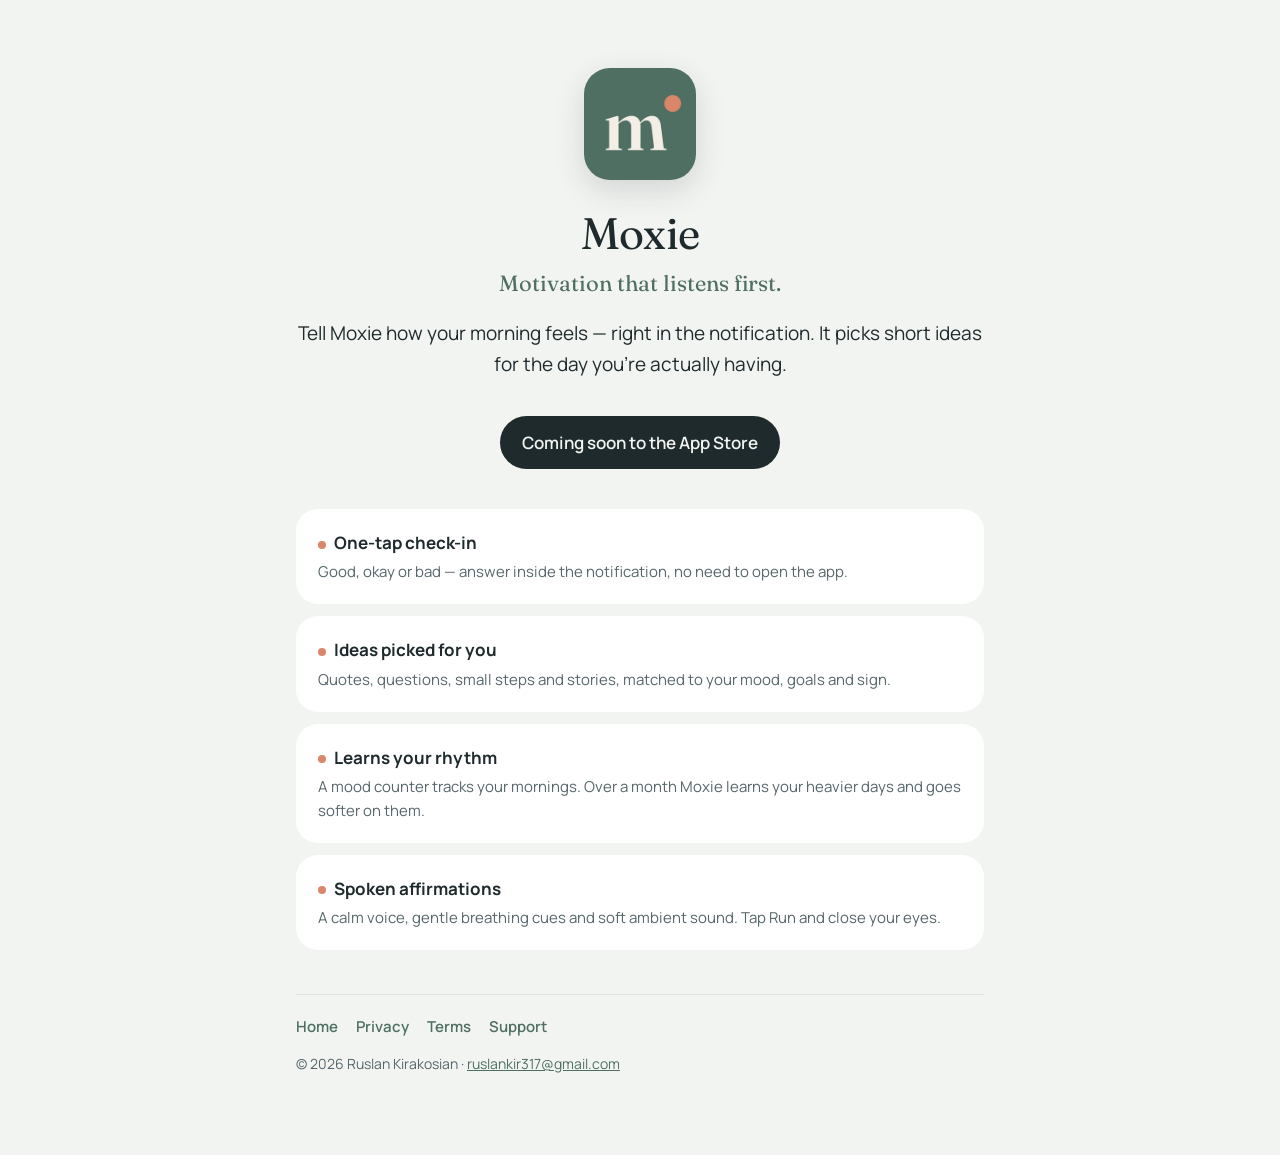
<file: index.html>
<!doctype html><html lang="en"><head><meta charset="utf-8"><meta name="viewport" content="width=device-width,initial-scale=1"><link rel="icon" href="favicon.png"><link rel="apple-touch-icon" href="apple-touch-icon.png"><link rel="preconnect" href="https://fonts.googleapis.com"><link rel="preconnect" href="https://fonts.gstatic.com" crossorigin><link href="https://fonts.googleapis.com/css2?family=Fraunces:opsz,wght@9..144,400;9..144,600&family=Manrope:wght@400;600;700&display=swap" rel="stylesheet"><link rel="stylesheet" href="style.css"><title>Moxie — Mood &amp; Motivation</title><meta name="description" content="Motivation that listens first. A one-tap morning mood check-in, then ideas matched to how you feel."></head><body><main>
<section class="hero">
<img src="icon.png" alt="Moxie app icon">
<h1>Moxie</h1>
<p class="tagline">Motivation that listens first.</p>
<p class="lead">Tell Moxie how your morning feels — right in the notification. It picks short ideas for the day you're actually having.</p>
<span class="badge">Coming soon to the App Store</span>
</section>
<section class="features">
<div class="card"><h3><span class="dot"></span>One-tap check-in</h3><p>Good, okay or bad — answer inside the notification, no need to open the app.</p></div>
<div class="card"><h3><span class="dot"></span>Ideas picked for you</h3><p>Quotes, questions, small steps and stories, matched to your mood, goals and sign.</p></div>
<div class="card"><h3><span class="dot"></span>Learns your rhythm</h3><p>A mood counter tracks your mornings. Over a month Moxie learns your heavier days and goes softer on them.</p></div>
<div class="card"><h3><span class="dot"></span>Spoken affirmations</h3><p>A calm voice, gentle breathing cues and soft ambient sound. Tap Run and close your eyes.</p></div>
</section>
<nav class="links"><a href="./">Home</a><a href="privacy.html">Privacy</a><a href="terms.html">Terms</a><a href="support.html">Support</a></nav><footer>© 2026 Ruslan Kirakosian · <a href="mailto:ruslankir317@gmail.com">ruslankir317@gmail.com</a></footer>
</main></body></html>
</file>
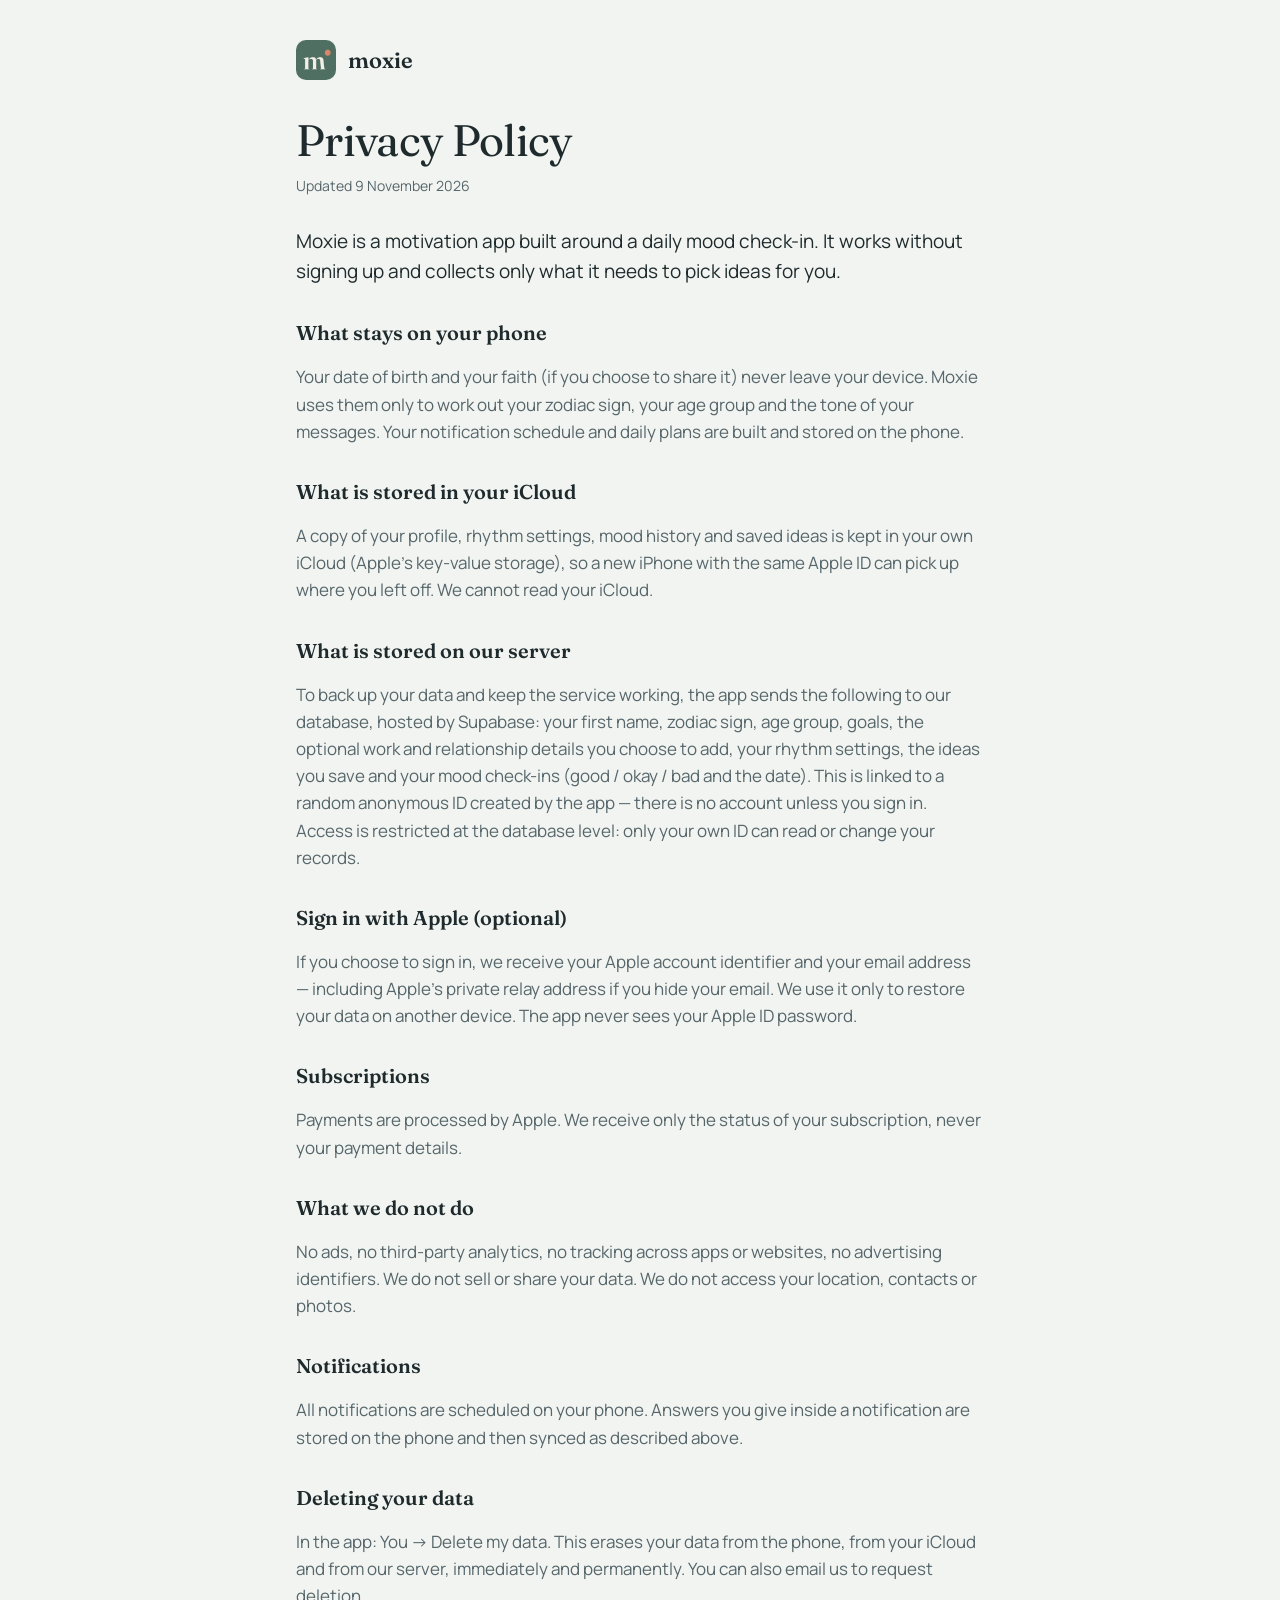
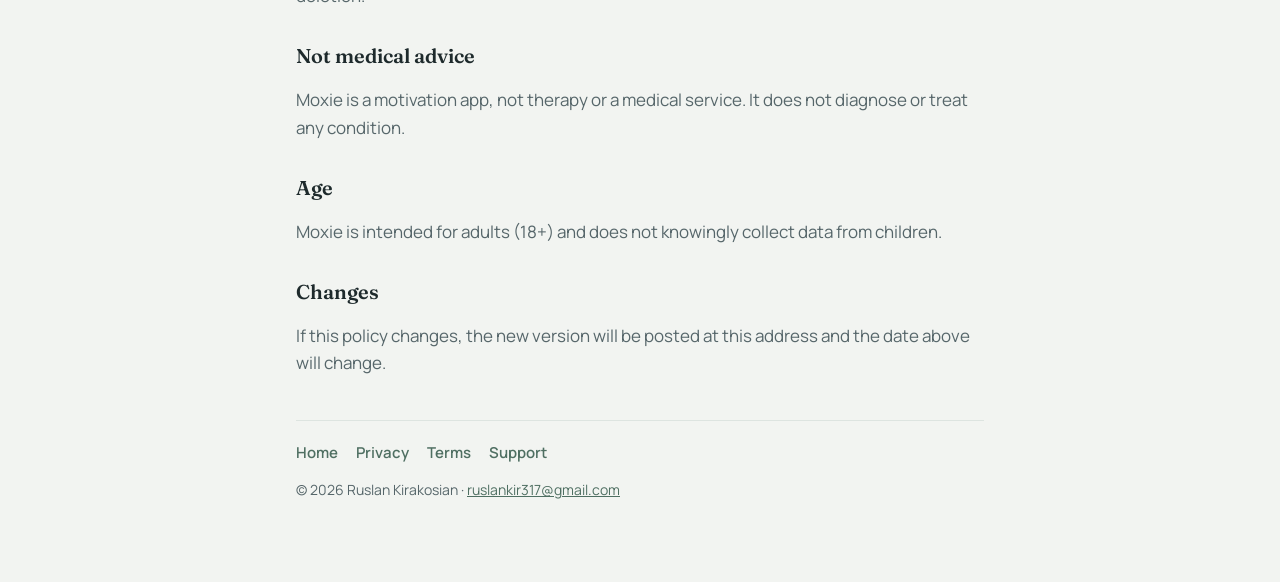
<file: privacy.html>
<!doctype html><html lang="en"><head><meta charset="utf-8"><meta name="viewport" content="width=device-width,initial-scale=1"><link rel="icon" href="favicon.png"><link rel="apple-touch-icon" href="apple-touch-icon.png"><link rel="preconnect" href="https://fonts.googleapis.com"><link rel="preconnect" href="https://fonts.gstatic.com" crossorigin><link href="https://fonts.googleapis.com/css2?family=Fraunces:opsz,wght@9..144,400;9..144,600&family=Manrope:wght@400;600;700&display=swap" rel="stylesheet"><link rel="stylesheet" href="style.css"><title>Moxie — Privacy Policy</title></head><body><main>
<a class="top" href="./"><img src="icon.png" alt=""><span>moxie</span></a>
<h1>Privacy Policy</h1>
<p class="updated">Updated 9 November 2026</p>
<p class="lead">Moxie is a motivation app built around a daily mood check-in. It works without signing up and collects only what it needs to pick ideas for you.</p>
<h2>What stays on your phone</h2>
<p>Your date of birth and your faith (if you choose to share it) never leave your device. Moxie uses them only to work out your zodiac sign, your age group and the tone of your messages. Your notification schedule and daily plans are built and stored on the phone.</p>
<h2>What is stored in your iCloud</h2>
<p>A copy of your profile, rhythm settings, mood history and saved ideas is kept in your own iCloud (Apple's key-value storage), so a new iPhone with the same Apple ID can pick up where you left off. We cannot read your iCloud.</p>
<h2>What is stored on our server</h2>
<p>To back up your data and keep the service working, the app sends the following to our database, hosted by Supabase: your first name, zodiac sign, age group, goals, the optional work and relationship details you choose to add, your rhythm settings, the ideas you save and your mood check-ins (good / okay / bad and the date). This is linked to a random anonymous ID created by the app — there is no account unless you sign in. Access is restricted at the database level: only your own ID can read or change your records.</p>
<h2>Sign in with Apple (optional)</h2>
<p>If you choose to sign in, we receive your Apple account identifier and your email address — including Apple's private relay address if you hide your email. We use it only to restore your data on another device. The app never sees your Apple ID password.</p>
<h2>Subscriptions</h2>
<p>Payments are processed by Apple. We receive only the status of your subscription, never your payment details.</p>
<h2>What we do not do</h2>
<p>No ads, no third-party analytics, no tracking across apps or websites, no advertising identifiers. We do not sell or share your data. We do not access your location, contacts or photos.</p>
<h2>Notifications</h2>
<p>All notifications are scheduled on your phone. Answers you give inside a notification are stored on the phone and then synced as described above.</p>
<h2>Deleting your data</h2>
<p>In the app: You → Delete my data. This erases your data from the phone, from your iCloud and from our server, immediately and permanently. You can also email us to request deletion.</p>
<h2>Not medical advice</h2>
<p>Moxie is a motivation app, not therapy or a medical service. It does not diagnose or treat any condition.</p>
<h2>Age</h2>
<p>Moxie is intended for adults (18+) and does not knowingly collect data from children.</p>
<h2>Changes</h2>
<p>If this policy changes, the new version will be posted at this address and the date above will change.</p>
<nav class="links"><a href="./">Home</a><a href="privacy.html">Privacy</a><a href="terms.html">Terms</a><a href="support.html">Support</a></nav><footer>© 2026 Ruslan Kirakosian · <a href="mailto:ruslankir317@gmail.com">ruslankir317@gmail.com</a></footer>
</main></body></html>
</file>
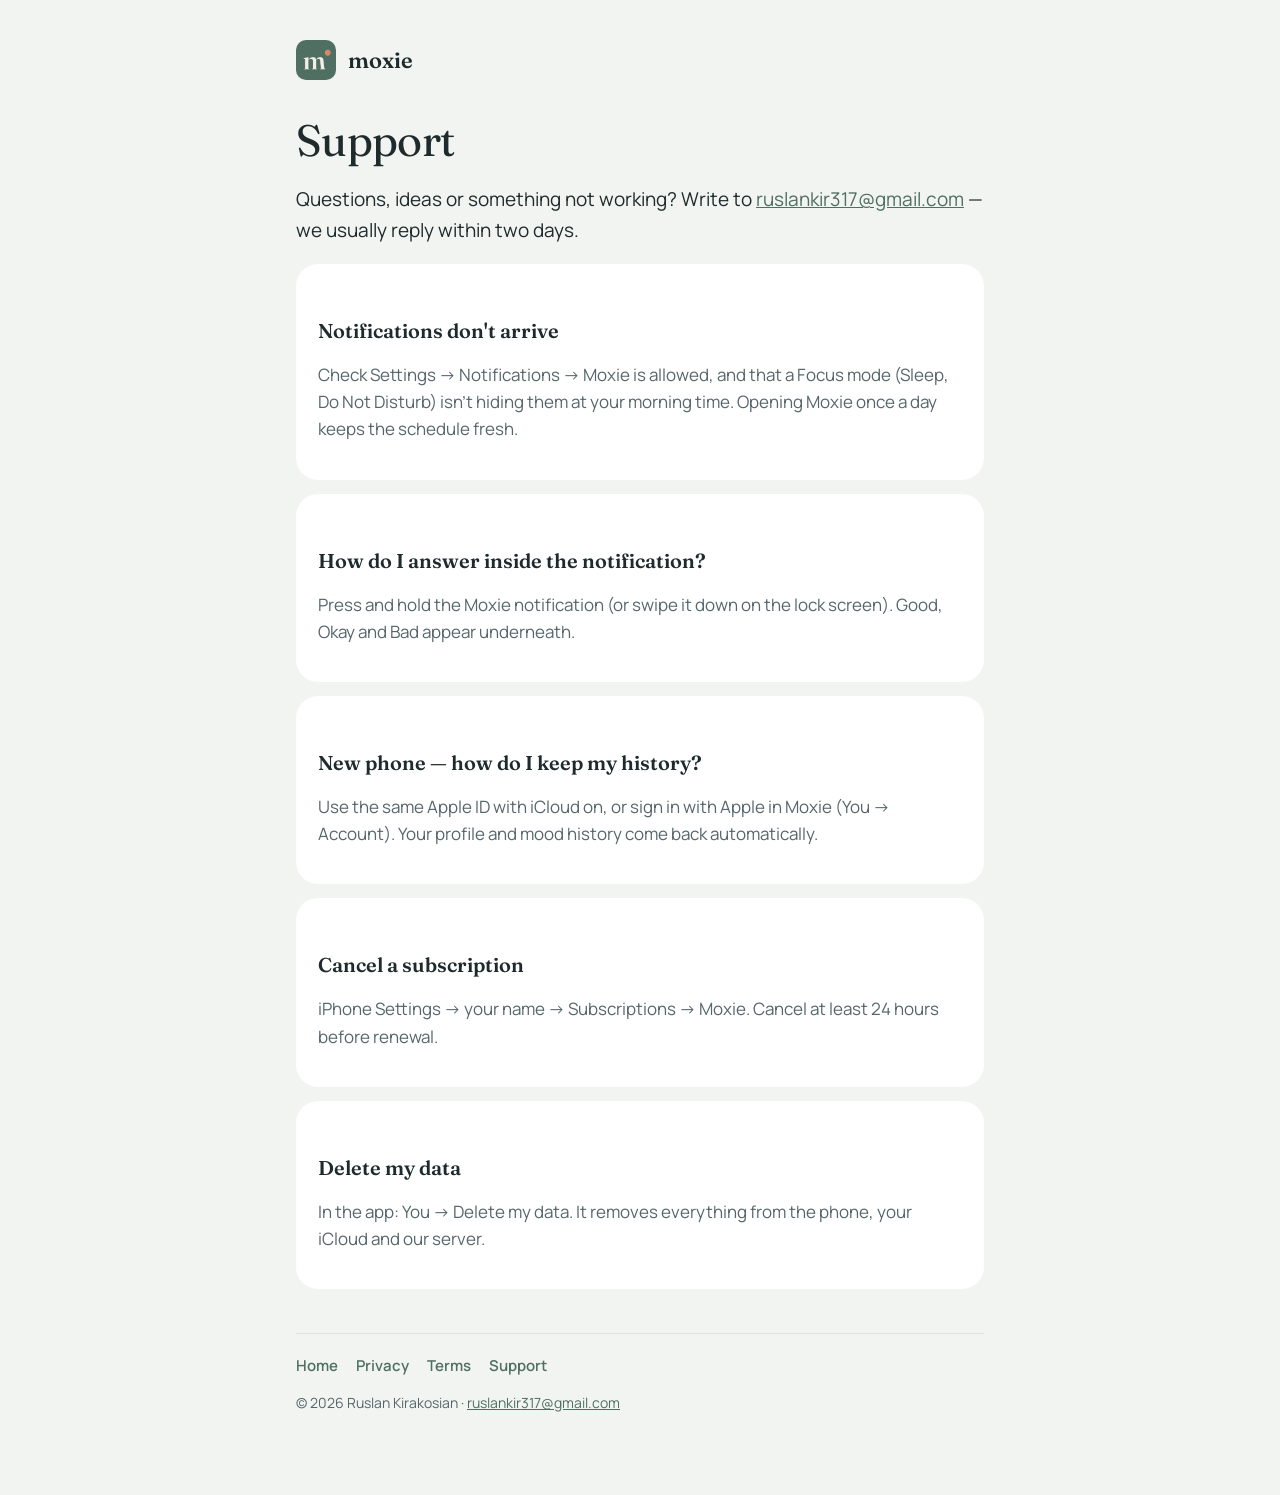
<file: support.html>
<!doctype html><html lang="en"><head><meta charset="utf-8"><meta name="viewport" content="width=device-width,initial-scale=1"><link rel="icon" href="favicon.png"><link rel="apple-touch-icon" href="apple-touch-icon.png"><link rel="preconnect" href="https://fonts.googleapis.com"><link rel="preconnect" href="https://fonts.gstatic.com" crossorigin><link href="https://fonts.googleapis.com/css2?family=Fraunces:opsz,wght@9..144,400;9..144,600&family=Manrope:wght@400;600;700&display=swap" rel="stylesheet"><link rel="stylesheet" href="style.css"><title>Moxie — Support</title></head><body><main>
<a class="top" href="./"><img src="icon.png" alt=""><span>moxie</span></a>
<h1>Support</h1>
<p class="lead">Questions, ideas or something not working? Write to <a href="mailto:ruslankir317@gmail.com">ruslankir317@gmail.com</a> — we usually reply within two days.</p>
<div class="card"><h2>Notifications don't arrive</h2><p>Check Settings → Notifications → Moxie is allowed, and that a Focus mode (Sleep, Do Not Disturb) isn't hiding them at your morning time. Opening Moxie once a day keeps the schedule fresh.</p></div>
<div class="card"><h2>How do I answer inside the notification?</h2><p>Press and hold the Moxie notification (or swipe it down on the lock screen). Good, Okay and Bad appear underneath.</p></div>
<div class="card"><h2>New phone — how do I keep my history?</h2><p>Use the same Apple ID with iCloud on, or sign in with Apple in Moxie (You → Account). Your profile and mood history come back automatically.</p></div>
<div class="card"><h2>Cancel a subscription</h2><p>iPhone Settings → your name → Subscriptions → Moxie. Cancel at least 24 hours before renewal.</p></div>
<div class="card"><h2>Delete my data</h2><p>In the app: You → Delete my data. It removes everything from the phone, your iCloud and our server.</p></div>
<nav class="links"><a href="./">Home</a><a href="privacy.html">Privacy</a><a href="terms.html">Terms</a><a href="support.html">Support</a></nav><footer>© 2026 Ruslan Kirakosian · <a href="mailto:ruslankir317@gmail.com">ruslankir317@gmail.com</a></footer>
</main></body></html>
</file>
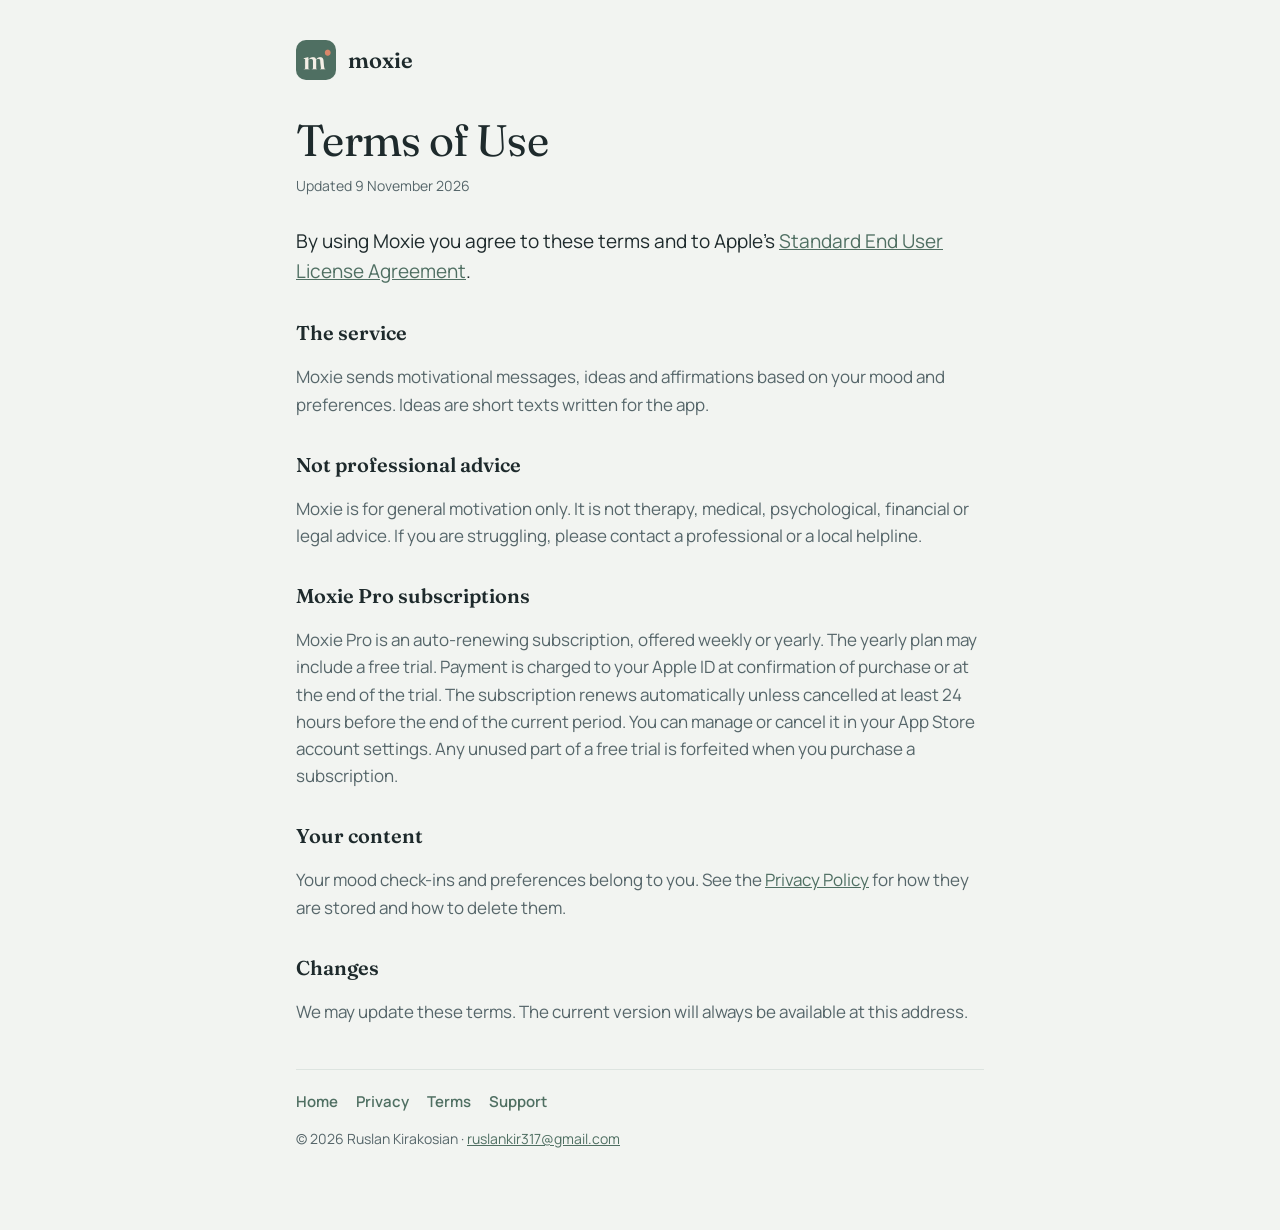
<file: terms.html>
<!doctype html><html lang="en"><head><meta charset="utf-8"><meta name="viewport" content="width=device-width,initial-scale=1"><link rel="icon" href="favicon.png"><link rel="apple-touch-icon" href="apple-touch-icon.png"><link rel="preconnect" href="https://fonts.googleapis.com"><link rel="preconnect" href="https://fonts.gstatic.com" crossorigin><link href="https://fonts.googleapis.com/css2?family=Fraunces:opsz,wght@9..144,400;9..144,600&family=Manrope:wght@400;600;700&display=swap" rel="stylesheet"><link rel="stylesheet" href="style.css"><title>Moxie — Terms of Use</title></head><body><main>
<a class="top" href="./"><img src="icon.png" alt=""><span>moxie</span></a>
<h1>Terms of Use</h1>
<p class="updated">Updated 9 November 2026</p>
<p class="lead">By using Moxie you agree to these terms and to Apple's <a href="https://www.apple.com/legal/internet-services/itunes/dev/stdeula/">Standard End User License Agreement</a>.</p>
<h2>The service</h2>
<p>Moxie sends motivational messages, ideas and affirmations based on your mood and preferences. Ideas are short texts written for the app.</p>
<h2>Not professional advice</h2>
<p>Moxie is for general motivation only. It is not therapy, medical, psychological, financial or legal advice. If you are struggling, please contact a professional or a local helpline.</p>
<h2>Moxie Pro subscriptions</h2>
<p>Moxie Pro is an auto-renewing subscription, offered weekly or yearly. The yearly plan may include a free trial. Payment is charged to your Apple ID at confirmation of purchase or at the end of the trial. The subscription renews automatically unless cancelled at least 24 hours before the end of the current period. You can manage or cancel it in your App Store account settings. Any unused part of a free trial is forfeited when you purchase a subscription.</p>
<h2>Your content</h2>
<p>Your mood check-ins and preferences belong to you. See the <a href="privacy.html">Privacy Policy</a> for how they are stored and how to delete them.</p>
<h2>Changes</h2>
<p>We may update these terms. The current version will always be available at this address.</p>
<nav class="links"><a href="./">Home</a><a href="privacy.html">Privacy</a><a href="terms.html">Terms</a><a href="support.html">Support</a></nav><footer>© 2026 Ruslan Kirakosian · <a href="mailto:ruslankir317@gmail.com">ruslankir317@gmail.com</a></footer>
</main></body></html>
</file>
<file: style.css>
:root{color-scheme:light dark;--bg:#F2F4F1;--surface:#FFFFFF;--ink:#1E2A2C;--muted:#56666A;--sage:#4F6F62;--sage-soft:#E3EAE5;--dawn:#D9866A;--line:#DDE4E0}
@media (prefers-color-scheme:dark){:root:not([data-theme="light"]){--bg:#1B2529;--surface:#24323A;--ink:#F4EFE6;--muted:#AEBBB4;--sage:#8DB3A2;--sage-soft:#2C3B42;--dawn:#E39B80;--line:#33434B}}
*{box-sizing:border-box}
html{-webkit-text-size-adjust:100%}
body{margin:0;background:var(--bg);color:var(--ink);font:17px/1.6 "Manrope",system-ui,-apple-system,"Segoe UI",sans-serif}
a{color:var(--sage)}
main{max-width:720px;margin:0 auto;padding:40px 16px 80px}
.top{display:flex;align-items:center;gap:12px;text-decoration:none;color:var(--ink);margin-bottom:36px}
.top img{width:40px;height:40px;border-radius:10px}
.top span{font:600 22px/1 "Fraunces",Georgia,serif}
h1{font:400 clamp(32px,7vw,44px)/1.12 "Fraunces",Georgia,serif;letter-spacing:-.015em;margin:0 0 10px}
h2{font:600 20px/1.3 "Fraunces",Georgia,serif;margin:34px 0 8px}
p,li{color:var(--muted)}
p.lead{color:var(--ink);font-size:19px}
.updated{font-size:14px;color:var(--muted);margin:0 0 28px}
.card{background:var(--surface);border-radius:22px;padding:20px 22px;margin:14px 0}
nav.links{display:flex;flex-wrap:wrap;gap:18px;margin-top:44px;padding-top:20px;border-top:1px solid var(--line);font-size:15px}
nav.links a{text-decoration:none;font-weight:600}
footer{margin-top:14px;font-size:14px;color:var(--muted)}
.hero{text-align:center;padding-top:28px}
.hero img{width:112px;height:112px;border-radius:26px;box-shadow:0 10px 30px rgba(30,42,44,.15)}
.hero h1{margin-top:22px}
.tagline{font:400 22px/1.4 "Fraunces",Georgia,serif;color:var(--sage);margin:0 0 18px}
.badge{display:inline-block;margin-top:18px;padding:13px 22px;border-radius:28px;background:var(--ink);color:var(--bg);font-weight:600;text-decoration:none}
.features{display:grid;gap:12px;margin-top:40px;text-align:left}
.features h3{margin:0 0 4px;font-size:17px;color:var(--ink)}
.features p{margin:0;font-size:15px}
.dot{display:inline-block;width:8px;height:8px;border-radius:4px;background:var(--dawn);margin-right:8px;vertical-align:middle}
.features .card{margin:0}
</file>
